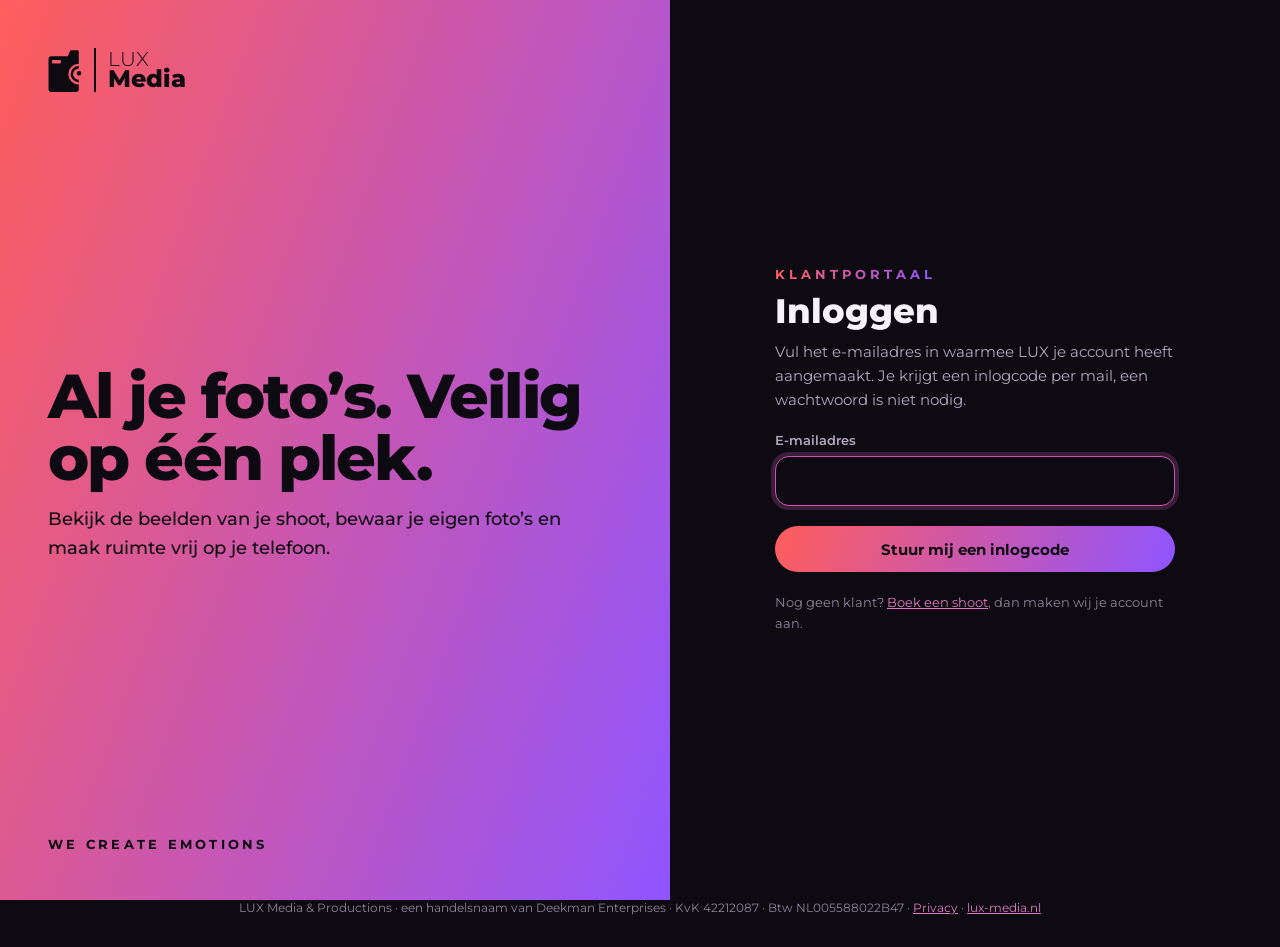
<file: index.html>
<!doctype html>
<html lang="nl">
<head>
<meta charset="utf-8">
<meta name="viewport" content="width=device-width, initial-scale=1, viewport-fit=cover">
<title>LUX Klantportaal</title>
<meta name="description" content="Het klantportaal van LUX Media &amp; Productions: bekijk je shoots en bewaar je eigen foto’s veilig.">
<meta name="robots" content="noindex">
<meta name="theme-color" content="#0D0A12">
<meta name="apple-mobile-web-app-capable" content="yes">
<meta name="apple-mobile-web-app-status-bar-style" content="black-translucent">
<meta name="apple-mobile-web-app-title" content="LUX">
<link rel="manifest" href="manifest.webmanifest">
<link rel="icon" href="favicon.svg" type="image/svg+xml">
<link rel="icon" href="favicon-32.png" sizes="32x32" type="image/png">
<link rel="apple-touch-icon" href="apple-touch-icon.png">
<link rel="icon" href="icon-192.png" sizes="192x192" type="image/png">
<link rel="preconnect" href="https://fonts.googleapis.com">
<link rel="preconnect" href="https://fonts.gstatic.com" crossorigin>
<link href="https://fonts.googleapis.com/css2?family=Montserrat:wght@300;400;500;600;700;800&display=swap" rel="stylesheet">
<link rel="stylesheet" href="app.css">
</head>
<body>
<div id="app"><div class="laden" role="status" aria-label="Laden"><span></span></div></div>
<noscript><p style="padding:24px">Zet JavaScript aan om het LUX-portaal te gebruiken.</p></noscript>
<footer style="text-align:center;padding:0 16px 32px;color:#8E849A;font-size:12px">LUX Media &amp; Productions · een handelsnaam van Deekman Enterprises · KvK&nbsp;42212087 · Btw&nbsp;NL005588022B47 · <a href="privacy.html">Privacy</a> · <a href="https://lux-media.nl">lux-media.nl</a><span></span><a href="#" id="inst-link" data-installeer hidden onclick="event.preventDefault()">App installeren</a></footer>
<script src="config.js"></script>
<script src="app.js"></script>
<script src="installeer.js"></script>
</body>
</html>
</file>
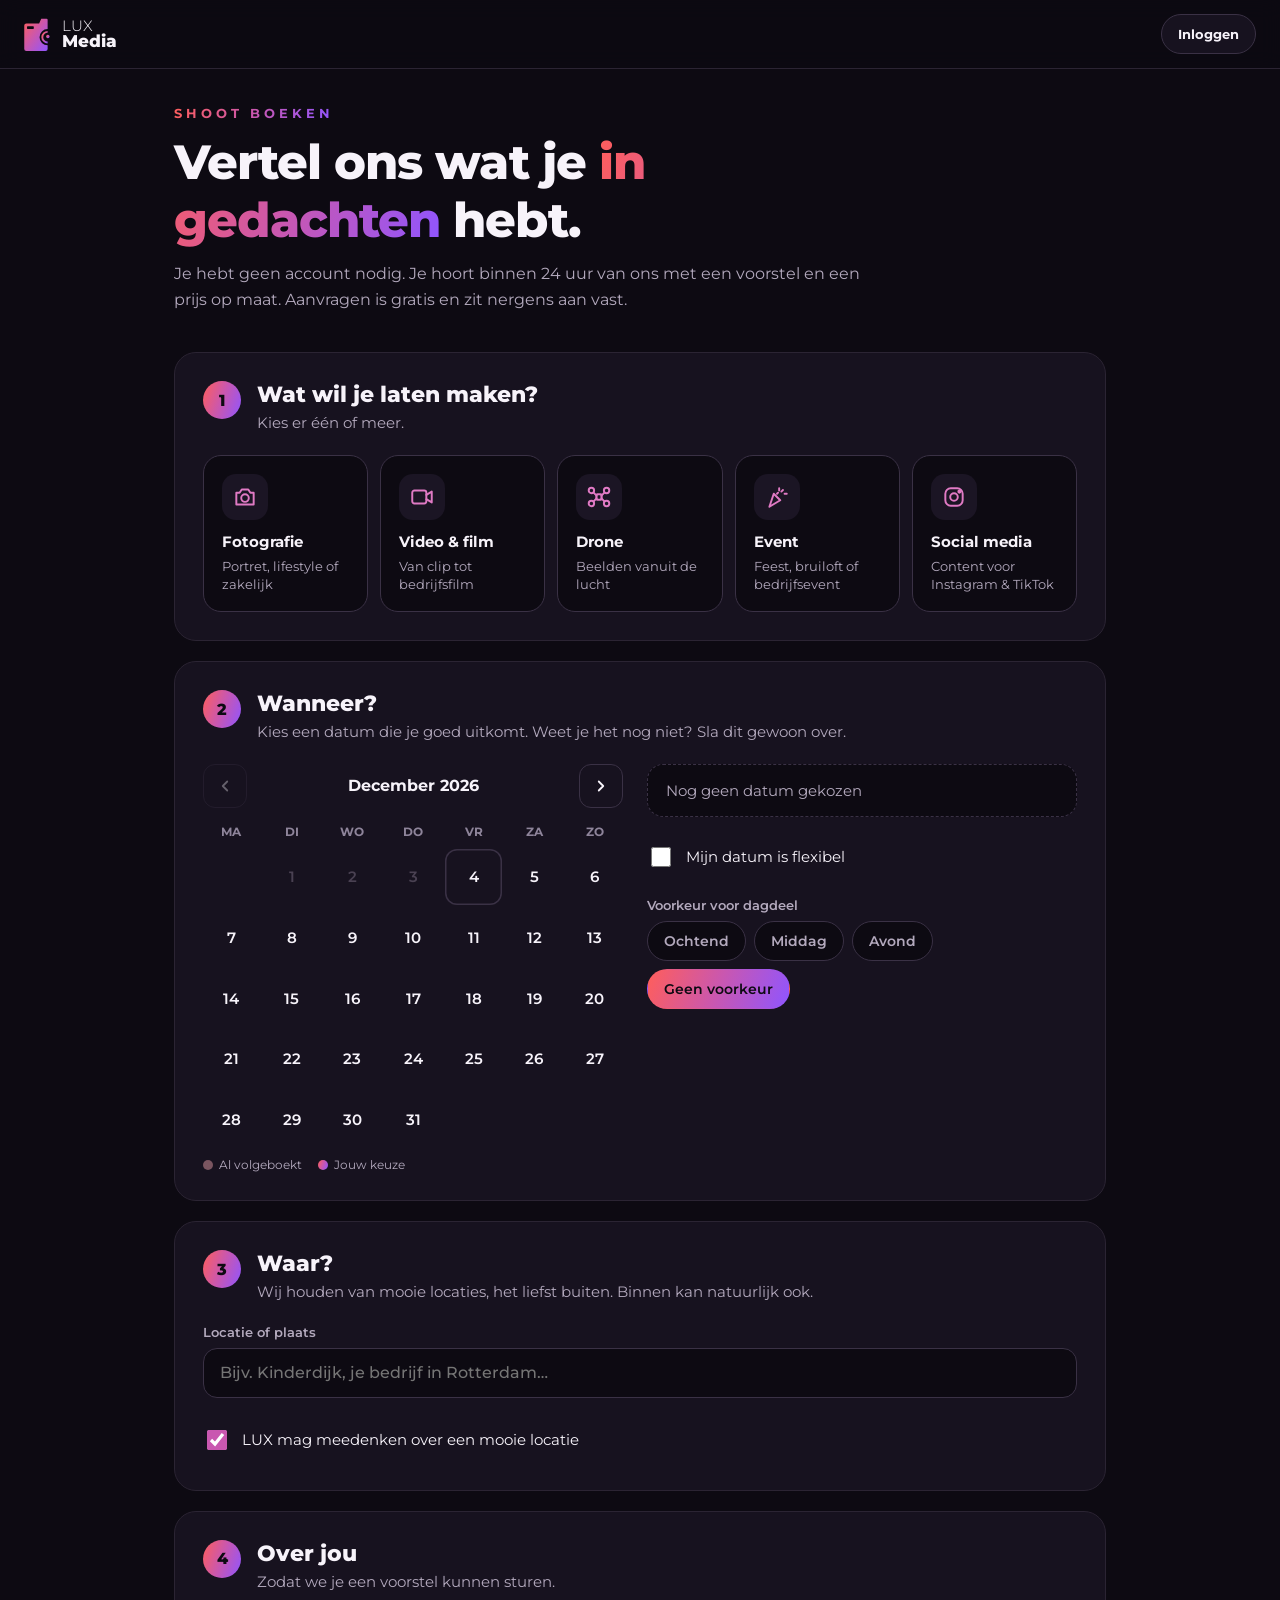
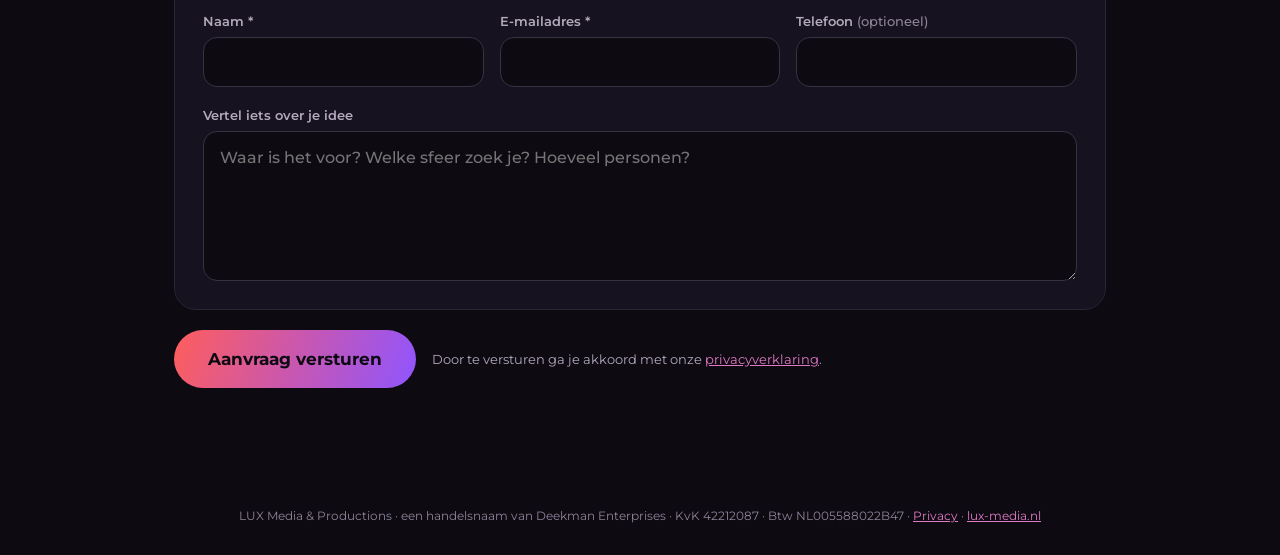
<file: boeken/index.html>
<!doctype html><html lang="nl"><head><meta charset="utf-8"><title>Shoot boeken · LUX Media</title><meta name="viewport" content="width=device-width, initial-scale=1">
<meta name="description" content="Boek een foto-, video- of droneshoot bij LUX Media. Geen account nodig.">
<meta property="og:title" content="Shoot boeken · LUX Media"><meta property="og:description" content="Vertel ons wat je in gedachten hebt. Binnen 24 uur een voorstel op maat.">
<meta name="theme-color" content="#0D0A12"><style>body{background:#0D0A12}</style>
<script>location.replace('/#/boeken');</script><meta http-equiv="refresh" content="0; url=/#/boeken"></head>
<body><a href="/#/boeken" style="color:#E07AC4;font-family:sans-serif">Naar shoot boeken</a></body></html>
</file>
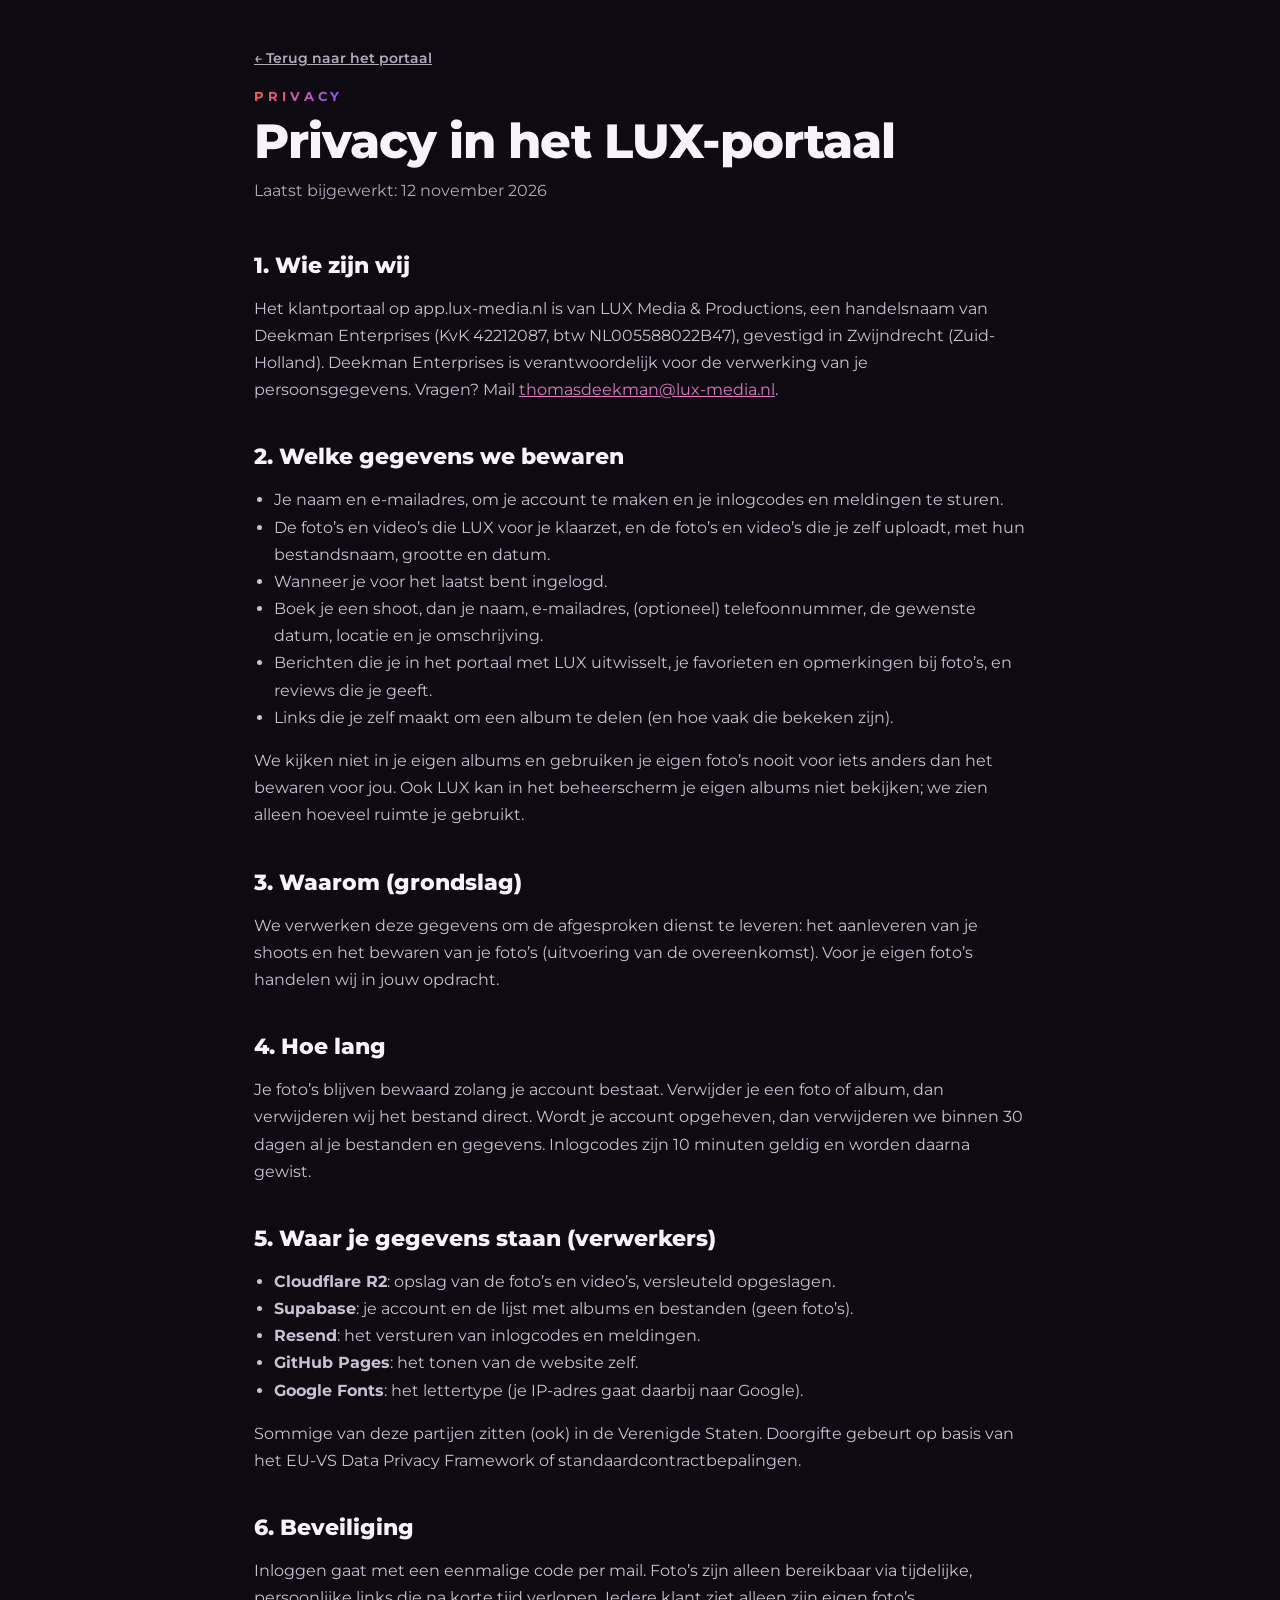
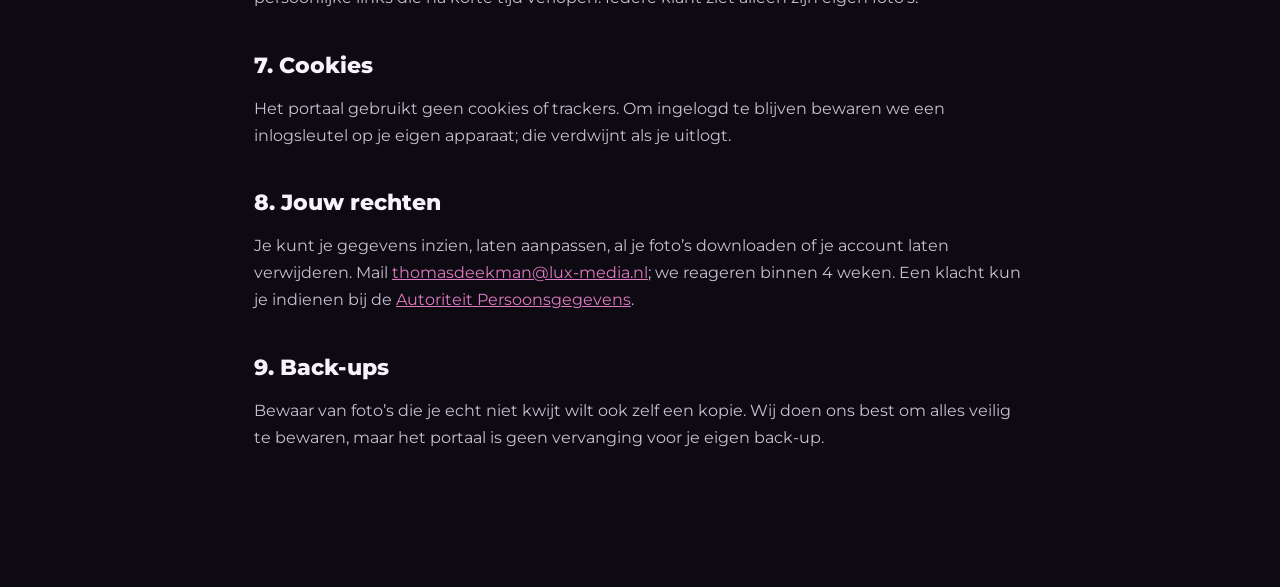
<file: privacy.html>
<!doctype html>
<html lang="nl">
<head>
<meta charset="utf-8">
<meta name="viewport" content="width=device-width, initial-scale=1">
<title>Privacy · LUX Klantportaal</title>
<meta name="theme-color" content="#0D0A12">
<link rel="icon" href="favicon.svg" type="image/svg+xml">
<link rel="preconnect" href="https://fonts.googleapis.com">
<link rel="preconnect" href="https://fonts.gstatic.com" crossorigin>
<link href="https://fonts.googleapis.com/css2?family=Montserrat:wght@300;400;500;600;700;800&display=swap" rel="stylesheet">
<link rel="stylesheet" href="app.css">
<style>
.tekst h2{margin:40px 0 10px;font-weight:800;font-size:22px}
.tekst p,.tekst li{color:#C9C0D3;font-size:16px;line-height:1.7}
.tekst ul{padding-left:20px}
</style>
</head>
<body>
<main style="max-width:820px;gap:8px">
<a class="terug" href="/">← Terug naar het portaal</a>
<span class="grad-text" style="font-weight:700;font-size:13px;letter-spacing:.3em;align-self:flex-start">PRIVACY</span>
<h1 class="titel">Privacy in het LUX-portaal</h1>
<p class="sub">Laatst bijgewerkt: 12 november 2026</p>
<div class="tekst">
<h2>1. Wie zijn wij</h2>
<p>Het klantportaal op app.lux-media.nl is van LUX Media &amp; Productions, een handelsnaam van Deekman Enterprises (KvK&nbsp;42212087, btw&nbsp;NL005588022B47), gevestigd in Zwijndrecht (Zuid-Holland). Deekman Enterprises is verantwoordelijk voor de verwerking van je persoonsgegevens. Vragen? Mail <a href="mailto:thomasdeekman@lux-media.nl">thomasdeekman@lux-media.nl</a>.</p>
<h2>2. Welke gegevens we bewaren</h2>
<ul>
<li>Je naam en e-mailadres, om je account te maken en je inlogcodes en meldingen te sturen.</li>
<li>De foto’s en video’s die LUX voor je klaarzet, en de foto’s en video’s die je zelf uploadt, met hun bestandsnaam, grootte en datum.</li>
<li>Wanneer je voor het laatst bent ingelogd.</li>
<li>Boek je een shoot, dan je naam, e-mailadres, (optioneel) telefoonnummer, de gewenste datum, locatie en je omschrijving.</li>
<li>Berichten die je in het portaal met LUX uitwisselt, je favorieten en opmerkingen bij foto’s, en reviews die je geeft.</li>
<li>Links die je zelf maakt om een album te delen (en hoe vaak die bekeken zijn).</li>
</ul>
<p>We kijken niet in je eigen albums en gebruiken je eigen foto’s nooit voor iets anders dan het bewaren voor jou. Ook LUX kan in het beheerscherm je eigen albums niet bekijken; we zien alleen hoeveel ruimte je gebruikt.</p>
<h2>3. Waarom (grondslag)</h2>
<p>We verwerken deze gegevens om de afgesproken dienst te leveren: het aanleveren van je shoots en het bewaren van je foto’s (uitvoering van de overeenkomst). Voor je eigen foto’s handelen wij in jouw opdracht.</p>
<h2>4. Hoe lang</h2>
<p>Je foto’s blijven bewaard zolang je account bestaat. Verwijder je een foto of album, dan verwijderen wij het bestand direct. Wordt je account opgeheven, dan verwijderen we binnen 30 dagen al je bestanden en gegevens. Inlogcodes zijn 10 minuten geldig en worden daarna gewist.</p>
<h2>5. Waar je gegevens staan (verwerkers)</h2>
<ul>
<li><b>Cloudflare R2</b>: opslag van de foto’s en video’s, versleuteld opgeslagen.</li>
<li><b>Supabase</b>: je account en de lijst met albums en bestanden (geen foto’s).</li>
<li><b>Resend</b>: het versturen van inlogcodes en meldingen.</li>
<li><b>GitHub Pages</b>: het tonen van de website zelf.</li>
<li><b>Google Fonts</b>: het lettertype (je IP-adres gaat daarbij naar Google).</li>
</ul>
<p>Sommige van deze partijen zitten (ook) in de Verenigde Staten. Doorgifte gebeurt op basis van het EU-VS Data Privacy Framework of standaardcontractbepalingen.</p>
<h2>6. Beveiliging</h2>
<p>Inloggen gaat met een eenmalige code per mail. Foto’s zijn alleen bereikbaar via tijdelijke, persoonlijke links die na korte tijd verlopen. Iedere klant ziet alleen zijn eigen foto’s.</p>
<h2>7. Cookies</h2>
<p>Het portaal gebruikt geen cookies of trackers. Om ingelogd te blijven bewaren we een inlogsleutel op je eigen apparaat; die verdwijnt als je uitlogt.</p>
<h2>8. Jouw rechten</h2>
<p>Je kunt je gegevens inzien, laten aanpassen, al je foto’s downloaden of je account laten verwijderen. Mail <a href="mailto:thomasdeekman@lux-media.nl">thomasdeekman@lux-media.nl</a>; we reageren binnen 4 weken. Een klacht kun je indienen bij de <a href="https://autoriteitpersoonsgegevens.nl">Autoriteit Persoonsgegevens</a>.</p>
<h2>9. Back-ups</h2>
<p>Bewaar van foto’s die je echt niet kwijt wilt ook zelf een kopie. Wij doen ons best om alles veilig te bewaren, maar het portaal is geen vervanging voor je eigen back-up.</p>
</div>
</main>
</body>
</html>
</file>
<file: app.css>
/* LUX Klantportaal */
:root{--bg:#0D0A12;--vlak:#17121F;--vlak2:#1B1524;--lijn:#2B2433;--lijn2:#3A3145;--tekst:#F7F3FA;--grijs:#B3A9BD;--grijs2:#8E849A;--roze:#E07AC4;--grad:linear-gradient(110deg,#FF5E5B,#C957B0,#8F55FF)}
*{box-sizing:border-box}
[hidden]{display:none !important}
html,body{margin:0;background:var(--bg);color:var(--tekst);font-family:Montserrat,system-ui,-apple-system,Segoe UI,sans-serif;-webkit-font-smoothing:antialiased}
a{color:var(--roze)}a:hover{color:var(--tekst)}
button,input,select{font:inherit;color:inherit}
.grad{background:var(--grad)}
.grad-text{background:var(--grad);-webkit-background-clip:text;background-clip:text;color:transparent}
.sr{position:absolute;width:1px;height:1px;overflow:hidden;clip:rect(0 0 0 0);white-space:nowrap}
.btn{display:inline-flex;align-items:center;justify-content:center;gap:10px;min-height:46px;padding:0 22px;border-radius:999px;border:0;cursor:pointer;font-weight:700;font-size:15px;text-decoration:none;transition:transform .2s,box-shadow .2s,opacity .2s;white-space:nowrap}
.btn:hover{transform:translateY(-2px)}
.btn:disabled{opacity:.55;cursor:default;transform:none}
.btn-grad{background:var(--grad);color:var(--bg)}.btn-grad:hover{color:var(--bg);box-shadow:0 10px 28px rgba(201,87,176,.4)}
.btn-ghost{background:var(--vlak);color:var(--tekst);border:1.5px solid var(--lijn2)}.btn-ghost:hover{color:var(--tekst);border-color:#C957B0}
.btn-rood{background:transparent;color:#FF8A88;border:1.5px solid #5A2A33}.btn-rood:hover{border-color:#FF8A88;color:#FF8A88}
.btn-klein{min-height:40px;padding:0 16px;font-size:13px}
.icon-btn{width:44px;height:44px;flex:none;border-radius:12px;border:1.5px solid var(--lijn2);background:var(--vlak);color:var(--tekst);display:inline-flex;align-items:center;justify-content:center;cursor:pointer}
.icon-btn:hover{border-color:#C957B0}
.kaart{background:var(--vlak);border:1px solid var(--lijn);border-radius:22px}
.veld{display:flex;flex-direction:column;gap:8px}
.veld label{font-size:13px;font-weight:600;color:var(--grijs)}
.veld input,.veld select{min-height:50px;padding:0 16px;border-radius:14px;border:1.5px solid var(--lijn2);background:var(--bg);color:var(--tekst);font-weight:500;font-size:16px;width:100%}
.veld input:focus,.veld select:focus{outline:none;border-color:#C957B0;box-shadow:0 0 0 4px rgba(201,87,176,.25)}
.melding{margin:0;padding:12px 16px;border-radius:14px;background:#2A1520;color:#FF9C9A;font-size:14px;font-weight:600}
.melding.goed{background:#1C1A2E;color:#C9B8FF}
.balk{height:10px;border-radius:999px;background:var(--lijn);overflow:hidden}
.balk>span{display:block;height:100%;border-radius:999px;background:var(--grad);transition:width .3s}
.in{animation:up .45s cubic-bezier(.2,.8,.2,1) both}
@keyframes up{from{opacity:0;transform:translateY(14px)}to{opacity:1;transform:none}}
@keyframes draai{to{transform:rotate(360deg)}}
.laden{display:flex;justify-content:center;padding:80px 0}
.laden span{width:40px;height:40px;border-radius:50%;border:4px solid var(--lijn);border-top-color:#C957B0;animation:draai .8s linear infinite}
@media (prefers-reduced-motion:reduce){*{animation-duration:.01s !important;transition:none !important}}

/* login */
.login{min-height:100vh;display:flex;flex-wrap:wrap}
.login-links{flex:1 1 480px;min-height:300px;padding:48px;display:flex;flex-direction:column;justify-content:space-between;gap:32px;color:var(--bg)}
.login-links h1{margin:0;font-weight:800;font-size:clamp(36px,5vw,62px);line-height:1;letter-spacing:-.03em;max-width:540px}
.login-links p{margin:0;font-size:18px;line-height:1.6;font-weight:500;max-width:520px}
.login-rechts{flex:1 1 420px;display:flex;align-items:center;justify-content:center;padding:48px 24px}
.login-form{width:100%;max-width:400px;display:flex;flex-direction:column;gap:20px}
.codes{display:flex;gap:8px}
.codes input{width:100%;max-width:54px;height:60px;border-radius:14px;border:1.5px solid var(--lijn2);background:var(--bg);color:var(--tekst);text-align:center;font-weight:800;font-size:24px;padding:0}
.codes input:focus{outline:none;border-color:#C957B0;box-shadow:0 0 0 4px rgba(201,87,176,.25)}
.logo{display:flex;align-items:center;gap:12px;text-decoration:none;color:inherit;background:none;border:0;padding:0;cursor:pointer}
.logo b{font-weight:800}.logo i{font-style:normal;font-weight:300}

/* kop */
.kop{border-bottom:1px solid var(--lijn);position:sticky;top:0;background:rgba(13,10,18,.92);backdrop-filter:blur(10px);z-index:5}
.kop-in{max-width:1320px;margin:0 auto;padding:14px 24px;display:flex;flex-wrap:wrap;align-items:center;justify-content:space-between;gap:12px}
.kop-rechts{display:flex;align-items:center;gap:10px;flex-wrap:wrap}
.wie{display:flex;align-items:center;gap:10px;padding:5px 14px 5px 5px;border-radius:999px;background:var(--vlak);border:1px solid var(--lijn);font-size:14px;font-weight:600}
.rondje{width:34px;height:34px;border-radius:50%;display:flex;align-items:center;justify-content:center;color:var(--bg);font-weight:800;font-size:14px;flex:none}
main{max-width:1320px;margin:0 auto;padding:36px 24px 120px;display:flex;flex-direction:column;gap:40px}
h1.titel{margin:0;font-weight:800;font-size:clamp(30px,4vw,48px);letter-spacing:-.02em}
h2.sectie{margin:0;font-weight:800;font-size:24px}
.sub{margin:0;color:var(--grijs);font-size:16px;line-height:1.6}
.rij{display:flex;flex-wrap:wrap;justify-content:space-between;align-items:flex-end;gap:16px}
.knoppen{display:flex;flex-wrap:wrap;gap:10px}

/* albums */
.albums{display:grid;grid-template-columns:repeat(auto-fill,minmax(240px,1fr));gap:22px}
.album{text-align:left;padding:0;border:0;background:none;color:var(--tekst);cursor:pointer;display:flex;flex-direction:column;gap:12px}
.album .cover{position:relative;aspect-ratio:4/3;border-radius:20px;overflow:hidden;background:var(--vlak);display:flex;align-items:center;justify-content:center}
.album .cover img{position:absolute;inset:0;width:100%;height:100%;object-fit:cover;transition:transform .6s cubic-bezier(.2,.8,.2,1)}
.album:hover .cover img{transform:scale(1.06)}
.album:focus-visible .cover{outline:3px solid #C957B0;outline-offset:3px}
.album .naam{font-weight:800;font-size:17px}
.album .info{color:var(--grijs);font-size:14px}
.album.nieuw-album .cover{border:2px dashed var(--lijn2);background:transparent}
.badge{position:absolute;left:12px;top:12px;padding:6px 12px;border-radius:999px;font-size:11px;font-weight:800;letter-spacing:.12em;color:var(--bg);z-index:1}
.badge.grijs{background:#2B2433;color:var(--tekst)}
.leeg{padding:36px;border:2px dashed var(--lijn2);border-radius:22px;color:var(--grijs);text-align:center;line-height:1.6}

/* foto's */
.fotos{display:grid;grid-template-columns:repeat(auto-fill,minmax(170px,1fr));gap:12px}
.foto{position:relative;aspect-ratio:1/1;border-radius:14px;overflow:hidden;border:0;padding:0;cursor:zoom-in;background:var(--vlak);display:flex;align-items:center;justify-content:center;color:var(--grijs)}
.foto img{position:absolute;inset:0;width:100%;height:100%;object-fit:cover;transition:transform .5s}
.foto:hover img{transform:scale(1.07)}
.foto:focus-visible{outline:3px solid #C957B0;outline-offset:2px}
.foto .speel{position:absolute;right:8px;bottom:8px;width:30px;height:30px;border-radius:50%;background:rgba(13,10,18,.75);display:flex;align-items:center;justify-content:center}

/* overlay */
.overlay{position:fixed;inset:0;background:rgba(13,10,18,.9);backdrop-filter:blur(8px);display:flex;align-items:center;justify-content:center;padding:20px;z-index:30}
.modal{width:100%;max-width:560px;max-height:calc(100vh - 40px);overflow:auto;padding:30px;display:flex;flex-direction:column;gap:20px;position:relative}
.modal h2{margin:0;font-weight:800;font-size:24px;padding-right:50px}
.sluit{position:absolute;top:18px;right:18px}
.lichtbak{flex-direction:column;gap:14px}
.lichtbak .beeld{max-width:min(1100px,100%);max-height:calc(100vh - 170px);border-radius:16px;object-fit:contain;background:#000}
.lichtbak .balkje{display:flex;flex-wrap:wrap;gap:10px;align-items:center;justify-content:center;color:var(--grijs);font-size:14px}
.lichtbak .pijl{position:absolute;top:50%;transform:translateY(-50%)}
.drop{border:2px dashed var(--lijn2);border-radius:20px;background:var(--bg);color:var(--tekst);padding:36px 20px;display:flex;flex-direction:column;align-items:center;gap:12px;cursor:pointer;font-weight:600;font-size:16px;text-align:center;width:100%}
.drop.over{border-color:#C957B0;background:#1B1524}
.drop small{color:var(--grijs2);font-size:13px;font-weight:500}
.uplijst{display:flex;flex-direction:column;gap:12px;max-height:46vh;overflow:auto}
.upitem{display:flex;align-items:center;gap:12px}
.upitem .mini{width:44px;height:44px;border-radius:10px;object-fit:cover;background:var(--vlak2);flex:none}
.upitem .wat{flex:1;min-width:0;display:flex;flex-direction:column;gap:6px}
.upitem .wat span{font-size:13px;font-weight:600;overflow:hidden;text-overflow:ellipsis;white-space:nowrap}
.vink{width:64px;height:64px;border-radius:50%;display:flex;align-items:center;justify-content:center}

/* beheer */
.stats{display:grid;grid-template-columns:repeat(auto-fit,minmax(200px,1fr));gap:14px}
.stats .kaart{padding:20px;display:flex;flex-direction:column;gap:4px}
.stats span{color:var(--grijs);font-size:13px;font-weight:600}.stats b{font-size:30px;font-weight:800}
.tabel{overflow-x:auto}
table{width:100%;border-collapse:collapse;min-width:820px}
th{text-align:left;font-size:12px;letter-spacing:.12em;text-transform:uppercase;color:var(--grijs);font-weight:700;padding:14px 16px;border-bottom:1px solid var(--lijn)}
td{padding:14px 16px;border-bottom:1px solid #221C2A;font-size:15px;vertical-align:middle}
tr:last-child td{border-bottom:0}
.pil{display:inline-block;padding:5px 12px;border-radius:999px;font-size:12px;font-weight:700}
.pil.actief{background:#C9B8FF;color:var(--bg)}.pil.vol{background:#FF8A88;color:var(--bg)}.pil.uitgenodigd{background:#2B2433;color:var(--tekst)}.pil.gepauzeerd{background:#3A2A2E;color:#FFB3B1}
.terug{align-self:flex-start;display:inline-flex;align-items:center;gap:8px;background:none;border:0;color:var(--grijs);cursor:pointer;font-weight:600;font-size:14px;padding:8px 0;min-height:44px}
.terug:hover{color:var(--tekst)}
.toast{position:fixed;left:50%;bottom:24px;transform:translateX(-50%);background:var(--vlak);border:1px solid var(--lijn2);padding:14px 20px;border-radius:14px;font-weight:600;font-size:14px;z-index:40;box-shadow:0 12px 30px rgba(0,0,0,.4)}
.fab{display:none}
@media (max-width:640px){
  .login-links{padding:32px 24px;min-height:0}
  .kop-in{padding:12px 16px}
  main{padding:24px 16px 120px;gap:32px}
  .wie span.naam{display:none}
  .kop .btn-upload{display:none}
  .fab{display:inline-flex;position:fixed;left:16px;right:16px;bottom:18px;z-index:10;min-height:58px;font-size:17px;box-shadow:0 12px 30px rgba(0,0,0,.5)}
  .albums{grid-template-columns:repeat(2,minmax(0,1fr));gap:14px}
  .album .naam{font-size:15px}
  .fotos{grid-template-columns:repeat(3,minmax(0,1fr));gap:4px}
  .foto{border-radius:6px}
  .modal{padding:24px 20px}
  .lichtbak .pijl{top:auto;bottom:20px;transform:none}
}
/* ---------- als app op de telefoon ---------- */
.kop{padding-top:env(safe-area-inset-top)}
body{padding-bottom:env(safe-area-inset-bottom)}
@media (display-mode: standalone){.login-links{padding-top:calc(48px + env(safe-area-inset-top))}}
.inst{position:fixed;left:12px;right:12px;bottom:calc(12px + env(safe-area-inset-bottom));z-index:30;max-width:520px;margin:0 auto;background:var(--vlak);border:1px solid var(--lijn2);border-radius:20px;padding:14px;display:flex;align-items:center;gap:12px;box-shadow:0 18px 40px rgba(0,0,0,.5);animation:instIn .35s ease-out}
@keyframes instIn{from{transform:translateY(24px);opacity:0}to{transform:none;opacity:1}}
.inst img{width:48px;height:48px;border-radius:12px;flex:none}
.inst-tekst{flex:1;min-width:0}
.inst-tekst strong{display:block;font-size:15px}
.inst-tekst span{display:block;color:var(--grijs);font-size:13px;line-height:1.45;margin-top:2px}
.inst .btn{min-height:44px;padding:0 16px;font-size:14px;flex:none}
.inst .icon-btn{width:36px;height:36px;border:0;background:transparent;color:var(--grijs2)}
.inst-stappen{margin:8px 0 0;padding:0;list-style:none;display:grid;gap:6px;color:var(--grijs);font-size:13px}
.inst-stappen li{display:flex;align-items:center;gap:8px}
.inst-stappen b{color:var(--tekst)}
.inst-stappen svg{flex:none}
.inst-knop{display:inline-flex;align-items:center;gap:8px}
@media (prefers-reduced-motion: reduce){.inst{animation:none}}
/* ---------- shoot boeken ---------- */
.veld textarea{min-height:120px;padding:14px 16px;border-radius:14px;border:1.5px solid var(--lijn2);background:var(--bg);color:var(--tekst);font:inherit;font-weight:500;font-size:16px;width:100%;resize:vertical;line-height:1.5}
.veld textarea:focus{outline:none;border-color:#C957B0;box-shadow:0 0 0 4px rgba(201,87,176,.25)}
.veld .label{font-size:13px;font-weight:600;color:var(--grijs)}
.boek{max-width:980px}
.boek-kop{display:flex;flex-direction:column;gap:12px;max-width:720px}
.eyebrow{font-weight:700;font-size:13px;letter-spacing:.3em;align-self:flex-start}
.boek-form{display:flex;flex-direction:column;gap:20px}
.stap{padding:28px;display:flex;flex-direction:column;gap:20px}
.stap-kop{display:flex;gap:16px;align-items:flex-start}
.stap-kop h2{margin:0;font-weight:800;font-size:22px}
.stap-kop p{margin:4px 0 0;color:var(--grijs);font-size:15px;line-height:1.5}
.nr{width:38px;height:38px;border-radius:50%;flex:none;display:flex;align-items:center;justify-content:center;color:var(--bg);font-weight:800}
.keuzes{display:grid;grid-template-columns:repeat(auto-fill,minmax(160px,1fr));gap:12px}
.keuze{position:relative;cursor:pointer}
.keuze input{position:absolute;opacity:0;inset:0;margin:0;cursor:pointer}
.keuze-in{display:flex;flex-direction:column;gap:6px;height:100%;padding:18px;border-radius:18px;border:1.5px solid var(--lijn2);background:var(--bg);transition:border-color .2s,background .2s,transform .2s}
.keuze-in b{font-size:15px}.keuze-in small{color:var(--grijs);font-size:13px;line-height:1.4}
.keuze-icoon{width:46px;height:46px;border-radius:14px;background:var(--vlak2);display:flex;align-items:center;justify-content:center;color:var(--roze);margin-bottom:6px;transition:background .2s,color .2s}
.keuze:hover .keuze-in{border-color:#6A4F7E;transform:translateY(-2px)}
.keuze input:checked+.keuze-in{border-color:#C957B0;background:#1B1524;box-shadow:0 0 0 1px #C957B0 inset}
.keuze input:checked+.keuze-in .keuze-icoon{background:var(--grad);color:var(--bg)}
.keuze input:focus-visible+.keuze-in{outline:3px solid #C957B0;outline-offset:2px}
.wanneer{display:flex;flex-wrap:wrap;gap:24px;align-items:flex-start}
.kalender{flex:1 1 320px;max-width:420px}
.wanneer-rechts{flex:1 1 260px;display:flex;flex-direction:column;gap:18px}
.kal-kop{display:flex;align-items:center;justify-content:space-between;margin-bottom:10px}
.kal-kop b{font-size:16px}
.kal-kop .icon-btn:disabled{opacity:.35;cursor:default}
.kal-grid{display:grid;grid-template-columns:repeat(7,1fr);gap:4px}
.kal-dag{text-align:center;font-size:12px;font-weight:700;color:var(--grijs2);text-transform:uppercase;padding:6px 0}
.kal-d{aspect-ratio:1;min-height:40px;border-radius:12px;border:0;background:transparent;color:var(--tekst);font-weight:600;font-size:15px;cursor:pointer;transition:background .15s}
.kal-d:hover:not(:disabled){background:var(--vlak2)}
.kal-d:disabled{color:#4A4152;cursor:default}
.kal-d.vol{text-decoration:line-through;color:#7A5560}
.kal-d.vandaag{box-shadow:inset 0 0 0 1.5px var(--lijn2)}
.kal-d.gekozen-d{background:var(--grad);color:var(--bg);font-weight:800}
.kal-d:focus-visible{outline:3px solid #C957B0;outline-offset:1px}
.kal-legenda{display:flex;gap:16px;margin-top:10px;color:var(--grijs);font-size:12px}
.kal-legenda span{display:flex;align-items:center;gap:6px}
.bol{width:10px;height:10px;border-radius:50%;display:inline-block}.bol.vol{background:#7A5560}
.gekozen{padding:16px 18px;border-radius:16px;background:var(--bg);border:1.5px dashed var(--lijn2);color:var(--grijs);display:flex;flex-direction:column;gap:4px;font-size:15px}
.gekozen b{color:var(--tekst);font-size:17px}
.vink-rij{display:flex;gap:12px;align-items:center;font-size:15px;min-height:44px;cursor:pointer}
.vink-rij input{width:20px;height:20px;accent-color:#C957B0;flex:none}
.chips{display:flex;flex-wrap:wrap;gap:8px}
.chip{position:relative;cursor:pointer}
.chip input{position:absolute;opacity:0;inset:0;margin:0}
.chip span{display:inline-flex;align-items:center;min-height:40px;padding:0 16px;border-radius:999px;border:1.5px solid var(--lijn2);font-size:14px;font-weight:600;background:var(--bg)}
.chip input:checked+span{background:var(--grad);color:var(--bg);border-color:transparent}
.chip input:focus-visible+span{outline:3px solid #C957B0;outline-offset:2px}
.velden2{display:grid;grid-template-columns:repeat(auto-fit,minmax(220px,1fr));gap:16px}
.potje{position:absolute;left:-9999px;width:1px;height:1px;overflow:hidden}
.boek-onder{display:flex;flex-wrap:wrap;align-items:center;gap:16px}
.btn-groot{min-height:58px;padding:0 34px;font-size:17px}
.bedankt{padding:48px 28px;display:flex;flex-direction:column;align-items:center;text-align:center;gap:16px;max-width:620px;margin:20px auto}
.bedankt .vink{animation:pop .5s cubic-bezier(.2,1.4,.4,1) both}
@keyframes pop{from{transform:scale(.4);opacity:0}to{transform:none;opacity:1}}
/* volgen */
.volg-grid{display:grid;grid-template-columns:repeat(auto-fit,minmax(300px,1fr));gap:20px;align-items:start}
.tijdlijn{list-style:none;margin:0;padding:0;display:flex;flex-direction:column}
.tijdlijn li{display:flex;gap:16px;position:relative;padding-bottom:26px;color:var(--grijs2)}
.tijdlijn li:last-child{padding-bottom:0}
.tijdlijn li::before{content:"";position:absolute;left:13px;top:30px;bottom:2px;width:2px;background:var(--lijn)}
.tijdlijn li:last-child::before{display:none}
.tijdlijn li.klaar::before{background:#C957B0}
.tijdlijn .punt{width:28px;height:28px;border-radius:50%;flex:none;border:2px solid var(--lijn2);background:var(--bg);display:flex;align-items:center;justify-content:center}
.tijdlijn li.klaar .punt{background:var(--grad);border:0}
.tijdlijn li.nu .punt{border-color:#C957B0;box-shadow:0 0 0 5px rgba(201,87,176,.2);background:#C957B0}
.tijdlijn b{font-size:16px;line-height:28px}
.tijdlijn li.klaar b,.tijdlijn li.nu b{color:var(--tekst)}
.tijdlijn p{margin:4px 0 0;color:var(--grijs);font-size:14px;line-height:1.5}
.volg-info{padding:26px;display:flex;flex-direction:column;gap:18px}
.volg-info dl,.av-dl{margin:0;display:grid;grid-template-columns:auto 1fr;gap:10px 18px;font-size:15px}
.volg-info dt,.av-dl dt{color:var(--grijs);font-size:13px;font-weight:600;padding-top:2px}
.volg-info dd,.av-dl dd{margin:0}
.soort-pillen{display:flex;flex-wrap:wrap;gap:6px}
.soort-pillen span{display:inline-flex;align-items:center;gap:6px;padding:5px 11px;border-radius:999px;background:var(--vlak2);border:1px solid var(--lijn2);font-size:13px;font-weight:600}
.soort-pillen svg{color:var(--roze)}
.bericht{margin:0;padding:14px 16px;border-left:3px solid #C957B0;background:var(--bg);border-radius:10px;font-size:15px;line-height:1.6;color:var(--tekst)}
.portaal-tip{display:flex;flex-direction:column;gap:8px;padding:18px;border-radius:16px;background:linear-gradient(135deg,rgba(255,94,91,.14),rgba(143,85,255,.14));border:1px solid #3A3145}
.portaal-tip span{color:var(--grijs);font-size:14px;line-height:1.5}.portaal-tip .btn{align-self:flex-start;margin-top:4px}
.voorstel{padding:28px;display:flex;flex-direction:column;gap:14px;border-color:#C957B0}
.voorstel h2{margin:0;font-size:20px;font-weight:800}
.groot-datum{margin:0;font-size:clamp(24px,3.4vw,34px);font-weight:800;align-self:flex-start}
/* beheer aanvragen */
.tabs{display:flex;gap:6px;border-bottom:1px solid var(--lijn);margin-bottom:-8px}
.tabs a{padding:12px 18px;color:var(--grijs);text-decoration:none;font-weight:700;font-size:15px;border-bottom:2px solid transparent;margin-bottom:-1px;display:inline-flex;align-items:center;gap:8px;min-height:44px}
.tabs a:hover{color:var(--tekst)}
.tabs a.actief{color:var(--tekst);border-bottom-color:#C957B0}
.teller{min-width:22px;height:22px;padding:0 6px;border-radius:999px;color:var(--bg);font-size:12px;font-weight:800;display:inline-flex;align-items:center;justify-content:center}
.chip-knop{min-height:40px;padding:0 16px;border-radius:999px;border:1.5px solid var(--lijn2);background:var(--vlak);color:var(--tekst);font-weight:600;font-size:14px;cursor:pointer}
.chip-knop span{color:var(--grijs2);margin-left:4px}
.chip-knop.actief{background:var(--tekst);color:var(--bg);border-color:var(--tekst)}.chip-knop.actief span{color:#6A6070}
.aanvragen{display:grid;grid-template-columns:repeat(auto-fill,minmax(300px,1fr));gap:16px}
.aanvraag{padding:20px;text-align:left;color:var(--tekst);cursor:pointer;display:flex;flex-direction:column;gap:12px;transition:border-color .2s,transform .2s;font:inherit}
.aanvraag:hover{border-color:#C957B0;transform:translateY(-2px)}
.aanvraag:focus-visible{outline:3px solid #C957B0;outline-offset:2px}
.aanvraag-boven{display:flex;justify-content:space-between;align-items:center;gap:10px}
.wanneer-k{color:var(--grijs2);font-size:13px}
.aanvraag-naam{font-size:18px;font-weight:800}
.aanvraag-info{display:flex;flex-direction:column;gap:4px;color:var(--grijs);font-size:14px}
.pil.st-aangevraagd{background:var(--grad);color:var(--bg)}
.pil.st-voorstel{background:#3A2F4A;color:#E3D6FF}
.pil.st-bevestigd{background:#C9B8FF;color:var(--bg)}
.pil.st-geschoten,.pil.st-bewerking{background:#2B2433;color:var(--tekst)}
.pil.st-klaar{background:#B8F0D2;color:var(--bg)}
.pil.st-afgewezen{background:#3A2A2E;color:#FFB3B1}
@media (max-width:640px){
  .stap{padding:22px 18px}
  .keuzes{grid-template-columns:repeat(2,minmax(0,1fr))}
  .boek-onder .btn{width:100%}
  .kal-d{min-height:38px;font-size:14px}
  .tabs a{padding:12px 12px}
}
.modal .pil{align-self:flex-start}
/* ---------- ronde 1: favorieten, gebruik, chat, delen, formaten, reviews ---------- */
.foto-w{position:relative}
.foto-w .foto{width:100%}
.hart{position:absolute;right:6px;top:6px;width:38px;height:38px;border-radius:50%;border:0;background:rgba(13,10,18,.6);backdrop-filter:blur(6px);color:#F7F3FA;display:flex;align-items:center;justify-content:center;cursor:pointer;transition:transform .2s,background .2s;z-index:1}
.hart:hover{transform:scale(1.1)}
.hart.aan{background:var(--grad);color:var(--bg);animation:hartPop .35s cubic-bezier(.2,1.6,.4,1)}
.hart.stil{width:30px;height:30px;cursor:default;pointer-events:none}
.hart:focus-visible{outline:3px solid #C957B0;outline-offset:2px}
@keyframes hartPop{from{transform:scale(.6)}to{transform:scale(1)}}
.fb-stip{position:absolute;left:8px;bottom:8px;width:28px;height:28px;border-radius:50%;background:rgba(13,10,18,.75);display:flex;align-items:center;justify-content:center;color:#E07AC4}
.infobalk{display:grid;grid-template-columns:repeat(auto-fit,minmax(300px,1fr));gap:14px}
.gebruik-blok,.kies-blok{display:flex;gap:14px;align-items:flex-start;padding:18px 20px;border-radius:20px;background:var(--vlak);border:1px solid var(--lijn)}
.kies-blok{flex-wrap:wrap;align-items:center;justify-content:space-between}
.gebruik-blok>div,.kies-blok>div{display:flex;flex-direction:column;gap:4px;min-width:0;flex:1 1 220px}
.gebruik-blok b,.kies-blok b{font-size:15px;display:inline-flex;align-items:center;gap:6px}
.kies-blok b svg{color:#FF5E5B}
.gebruik-blok span{font-size:15px;color:var(--tekst)}
.gebruik-blok small,.kies-blok small{color:var(--grijs);font-size:13px;line-height:1.5}
.gebruik-blok select,.mini-select{min-height:40px;border-radius:12px;border:1.5px solid var(--lijn2);background:var(--bg);color:var(--tekst);padding:0 12px;font-weight:600;font-size:14px;max-width:100%}
.gb-icoon{width:38px;height:38px;border-radius:12px;flex:none;display:flex;align-items:center;justify-content:center;color:var(--bg);font-weight:800;font-size:18px}
.ok-tekst{color:#B8F0D2 !important;width:100%}
.lb-extra{display:flex;flex-wrap:wrap;gap:10px;align-items:center;justify-content:center;max-width:min(900px,100%)}
.gebruik-pil{padding:7px 12px;border-radius:999px;font-size:12px;font-weight:700;background:#2B2433;color:var(--tekst)}
.gebruik-pil.gb-commercieel{background:#B8F0D2;color:var(--bg)}.gebruik-pil.gb-prive{background:#3A2A2E;color:#FFB3B1}
.lb-fb{display:flex;gap:8px;flex:1 1 360px;max-width:560px}
.lb-fb input{flex:1;min-width:0;min-height:40px;border-radius:12px;border:1.5px solid var(--lijn2);background:var(--bg);color:var(--tekst);padding:0 14px;font-size:14px}
.lb-fb input:focus{outline:none;border-color:#C957B0}
.lb-fb-tekst{display:inline-flex;align-items:center;gap:6px;padding:8px 14px;border-radius:12px;background:var(--vlak);border:1px solid var(--lijn2);font-size:14px;color:var(--tekst)}
.hart-knop.aan{background:var(--grad);color:var(--bg);border-color:transparent}
.chat{padding:24px;display:flex;flex-direction:column;gap:16px;scroll-margin-top:90px}
.chat-kop small{display:block;color:var(--grijs);font-size:13px;margin-top:4px}
.chat-lijst{display:flex;flex-direction:column;gap:12px;max-height:420px;overflow-y:auto;padding:4px}
.chat-lijst .laden{padding:30px 0}
.chat-leeg{margin:0;color:var(--grijs2);font-size:14px;text-align:center;padding:20px}
.bericht-r{display:flex;flex-direction:column;gap:4px;max-width:78%}
.bericht-r.mij{align-self:flex-end;align-items:flex-end}
.bericht-r small{color:var(--grijs2);font-size:11px}
.bubbel{padding:11px 15px;border-radius:18px;font-size:15px;line-height:1.5;background:var(--vlak2);border:1px solid var(--lijn2);word-wrap:break-word}
.bericht-r.mij .bubbel{background:var(--grad);color:var(--bg);border:0;border-bottom-right-radius:6px;font-weight:500}
.bericht-r.zij .bubbel{border-bottom-left-radius:6px}
.chat-form{display:flex;gap:10px;align-items:flex-end}
.chat-form textarea{flex:1;min-height:46px;max-height:160px;resize:none;border-radius:16px;border:1.5px solid var(--lijn2);background:var(--bg);color:var(--tekst);padding:12px 16px;font:inherit;font-size:15px;line-height:1.4}
.chat-form textarea:focus{outline:none;border-color:#C957B0;box-shadow:0 0 0 4px rgba(201,87,176,.2)}
.chat-form .btn{min-height:46px}
.badges-r{position:absolute;right:10px;bottom:10px;display:flex;flex-direction:column;align-items:flex-end;gap:6px;z-index:1}
.badge-r{padding:5px 10px;border-radius:999px;font-size:11px;font-weight:800;background:rgba(13,10,18,.8);color:var(--tekst);backdrop-filter:blur(6px)}
.badge-r.bericht-b{background:var(--grad);color:var(--bg)}
.dl-lijst h3{margin:4px 0 10px;font-size:15px}
.dl-item{display:flex;flex-wrap:wrap;gap:10px;align-items:center;justify-content:space-between;padding:12px 0;border-top:1px solid var(--lijn)}
.dl-item>div:first-child{display:flex;flex-direction:column;gap:4px;min-width:0;flex:1 1 220px}
.dl-item code{font-size:13px;color:var(--roze);overflow:hidden;text-overflow:ellipsis;white-space:nowrap}
.dl-item small{color:var(--grijs);font-size:12px}
.formaat-modal{max-width:640px}
.fm-podium{position:relative;display:flex;justify-content:center;align-items:center;min-height:240px;background:repeating-conic-gradient(#17121F 0 25%,#1B1524 0 50%) 0 0/20px 20px;border-radius:16px;padding:12px}
.fm-podium canvas{border-radius:6px;box-shadow:0 10px 30px rgba(0,0,0,.5);cursor:grab;touch-action:none;max-width:100%}
.fm-podium canvas:active{cursor:grabbing}
.fm-podium canvas:focus-visible{outline:3px solid #C957B0;outline-offset:3px}
.fm-zoom{display:flex;align-items:center;gap:12px;font-size:13px;font-weight:600;color:var(--grijs)}
.fm-zoom input{flex:1;accent-color:#C957B0}
.reclame{padding:28px;display:flex;flex-wrap:wrap;gap:20px;align-items:center;justify-content:space-between;background:linear-gradient(135deg,rgba(255,94,91,.12),rgba(143,85,255,.12))}
.reclame>div:first-child{display:flex;flex-direction:column;gap:8px;max-width:620px}
.reclame h2{margin:0;font-size:24px;font-weight:800}
.review-kaart{padding:26px;display:grid;grid-template-columns:repeat(auto-fit,minmax(280px,1fr));gap:22px;align-items:start}
.review-kaart form{display:flex;flex-direction:column;gap:14px}
.bedankt-klein{display:flex;align-items:center;gap:16px}.bedankt-klein .vink{width:52px;height:52px;flex:none}
.sterren{display:flex;gap:4px;flex-direction:row-reverse;justify-content:flex-end}
.sterren label{cursor:pointer;position:relative}
.sterren input{position:absolute;opacity:0;inset:0;margin:0}
.sterren span[aria-hidden]{font-size:38px;line-height:1;color:#3A3145;transition:color .15s,transform .15s;display:block}
.sterren label:hover span[aria-hidden],.sterren label:hover~label span[aria-hidden],.sterren input:checked+span,.sterren label:has(input:checked)~label span[aria-hidden]{color:#FF8A5B}
.sterren label:hover span[aria-hidden]{transform:scale(1.12)}
.sterren input:focus-visible+span{outline:3px solid #C957B0;outline-offset:2px;border-radius:6px}
.sterren-tekst{color:#FF8A5B;font-size:18px;letter-spacing:2px}
.ref-kaart{padding:26px;display:flex;flex-wrap:wrap;gap:22px;align-items:center;justify-content:space-between;background:var(--grad);border:0;color:var(--bg)}
.ref-tekst{display:flex;flex-direction:column;gap:6px;max-width:560px}
.ref-tekst h2{margin:0;font-size:24px;font-weight:800}
.ref-tekst p{margin:0;font-size:15px;line-height:1.55;font-weight:500}
.ref-link{display:flex;flex-direction:column;gap:10px;align-items:flex-start}
.ref-link code{padding:10px 14px;border-radius:12px;background:rgba(13,10,18,.85);color:#F7F3FA;font-size:13px;max-width:100%;overflow:hidden;text-overflow:ellipsis;white-space:nowrap}
.ref-link small{font-size:13px;font-weight:600}
.btn-dark{background:var(--bg);color:var(--tekst)}.btn-dark:hover{color:var(--tekst)}
.ref-banner{display:flex;align-items:center;gap:14px;padding:14px 18px;border-radius:18px;background:linear-gradient(135deg,rgba(255,94,91,.16),rgba(143,85,255,.16));border:1px solid #3A3145;font-size:15px;line-height:1.5}
.ref-banner .rondje{font-weight:800;flex:none}
@media (max-width:640px){
  .hart{width:32px;height:32px;right:4px;top:4px}.hart svg{width:15px;height:15px}
  .fb-stip{width:22px;height:22px;left:4px;bottom:4px}.fb-stip svg{width:12px;height:12px}
  .badges-r{right:6px;bottom:6px}
  .bericht-r{max-width:88%}
  .chat{padding:18px}
  .lb-extra{padding:0 8px}
}
.toast.boven{bottom:auto;top:calc(20px + env(safe-area-inset-top))}
</file>
